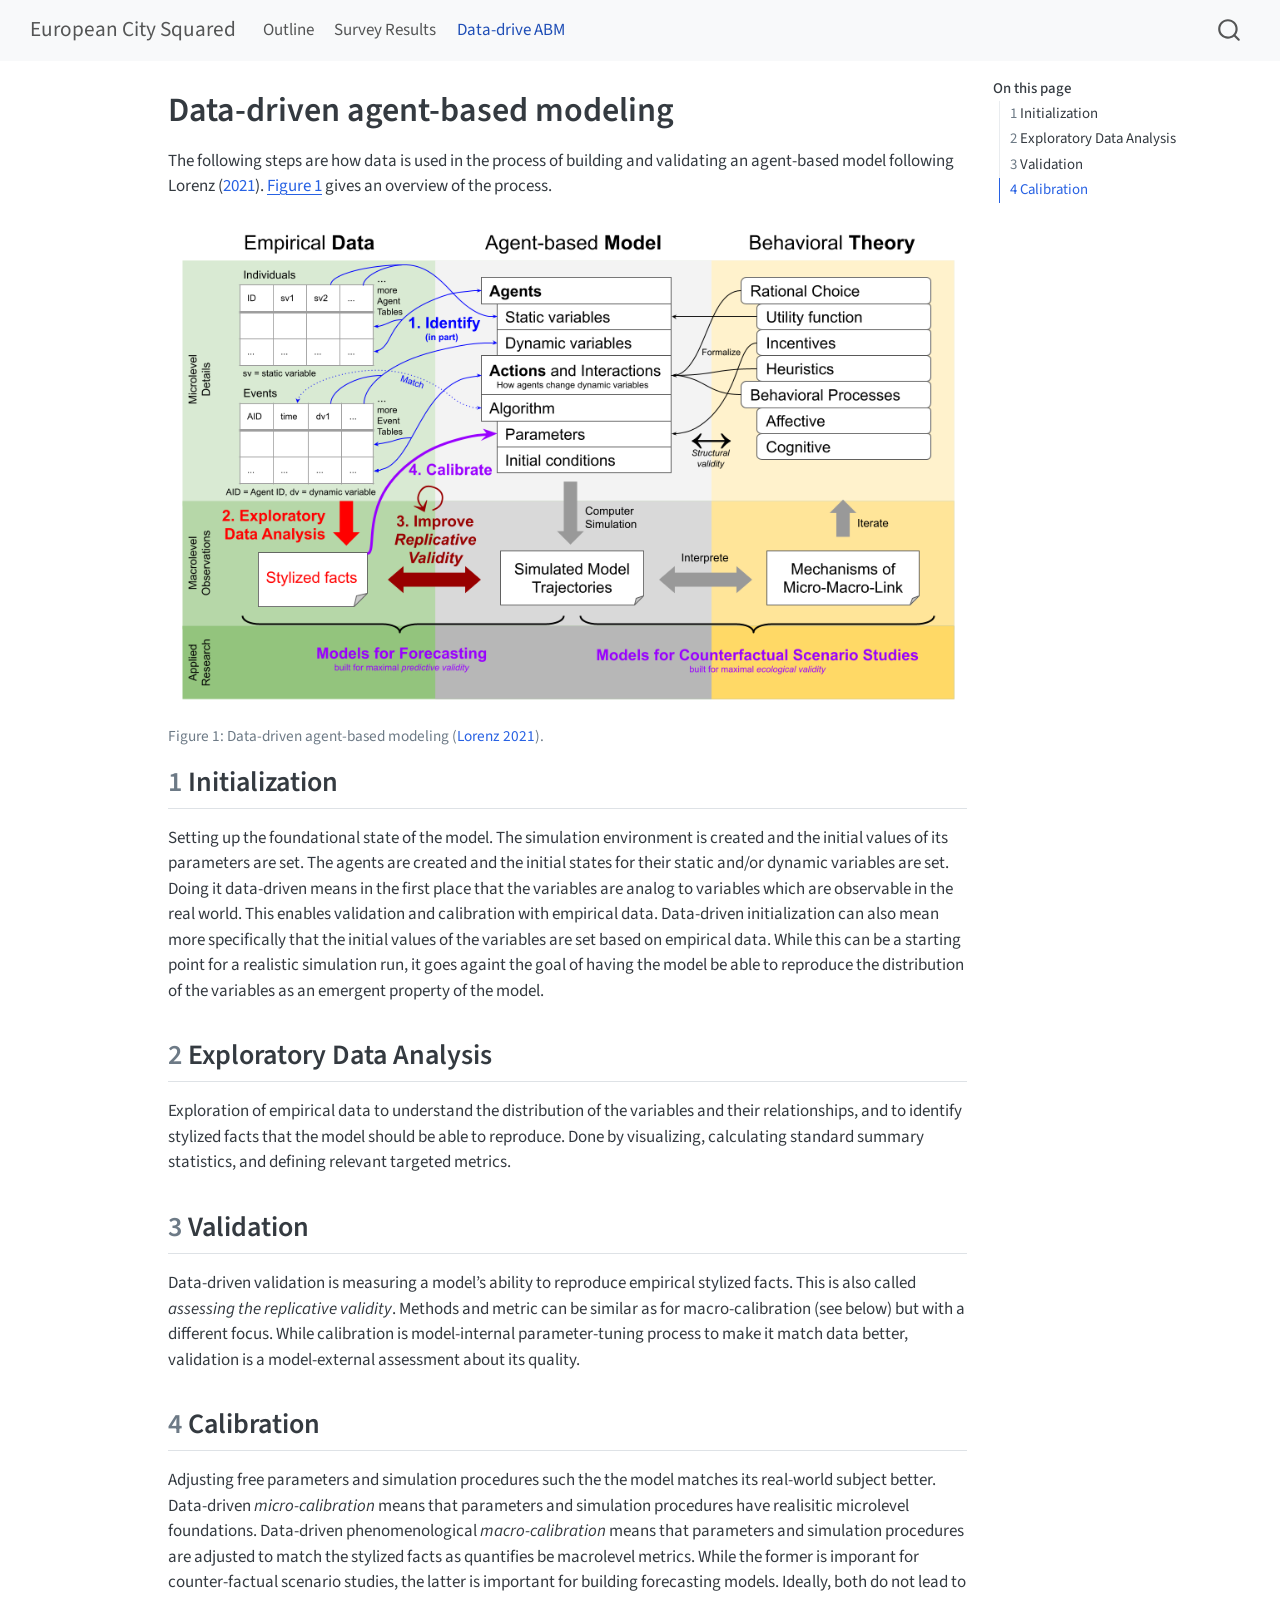
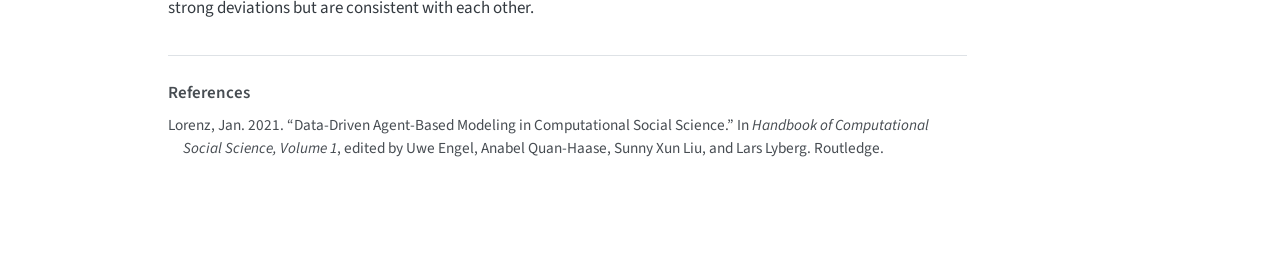
<file: data-driven_ABM.html>
<!DOCTYPE html>
<html xmlns="http://www.w3.org/1999/xhtml" lang="en" xml:lang="en"><head>

<meta charset="utf-8">
<meta name="generator" content="quarto-1.9.36">

<meta name="viewport" content="width=device-width, initial-scale=1.0, user-scalable=yes">


<title>Data-driven agent-based modeling – European City Squared</title>
<style>
/* Default styles provided by pandoc.
** See https://pandoc.org/MANUAL.html#variables-for-html for config info.
*/
code{white-space: pre-wrap;}
span.smallcaps{font-variant: small-caps;}
div.columns{display: flex; gap: min(4vw, 1.5em);}
div.column{flex: auto; overflow-x: auto;}
div.hanging-indent{margin-left: 1.5em; text-indent: -1.5em;}
ul.task-list{list-style: none;}
ul.task-list li input[type="checkbox"] {
  width: 0.8em;
  margin: 0 0.8em 0.2em -1em; /* quarto-specific, see https://github.com/quarto-dev/quarto-cli/issues/4556 */ 
  vertical-align: middle;
}
/* CSS for citations */
div.csl-bib-body { }
div.csl-entry {
  clear: both;
}
.hanging-indent div.csl-entry {
  margin-left:2em;
  text-indent:-2em;
}
div.csl-left-margin {
  min-width:2em;
  float:left;
}
div.csl-right-inline {
  margin-left:2em;
  padding-left:1em;
}
div.csl-indent {
  margin-left: 2em;
}</style>


<script src="site_libs/quarto-nav/quarto-nav.js"></script>
<script src="site_libs/quarto-nav/headroom.min.js"></script>
<script src="site_libs/clipboard/clipboard.min.js"></script>
<script src="site_libs/quarto-search/autocomplete.umd.js"></script>
<script src="site_libs/quarto-search/fuse.min.js"></script>
<script src="site_libs/quarto-search/quarto-search.js"></script>
<meta name="quarto:offset" content="./">
<script src="site_libs/quarto-html/quarto.js" type="module"></script>
<script src="site_libs/quarto-html/tabsets/tabsets.js" type="module"></script>
<script src="site_libs/quarto-html/popper.min.js"></script>
<script src="site_libs/quarto-html/tippy.umd.min.js"></script>
<script src="site_libs/quarto-html/anchor.min.js"></script>
<link href="site_libs/quarto-html/tippy.css" rel="stylesheet">
<link href="site_libs/quarto-html/quarto-syntax-highlighting-845c23b38eaddc0f92fda52bfe77a8c8.css" rel="stylesheet" id="quarto-text-highlighting-styles">
<script src="site_libs/bootstrap/bootstrap.min.js"></script>
<link href="site_libs/bootstrap/bootstrap-icons.css" rel="stylesheet">
<link href="site_libs/bootstrap/bootstrap-194045242ca7bb5a8a1734db1198c086.min.css" rel="stylesheet" append-hash="true" id="quarto-bootstrap" data-mode="light">
<script id="quarto-search-options" type="application/json">{
  "location": "navbar",
  "copy-button": false,
  "collapse-after": 3,
  "panel-placement": "end",
  "type": "overlay",
  "limit": 50,
  "keyboard-shortcut": [
    "f",
    "/",
    "s"
  ],
  "show-item-context": false,
  "language": {
    "search-no-results-text": "No results",
    "search-matching-documents-text": "matching documents",
    "search-copy-link-title": "Copy link to search",
    "search-hide-matches-text": "Hide additional matches",
    "search-more-match-text": "more match in this document",
    "search-more-matches-text": "more matches in this document",
    "search-clear-button-title": "Clear",
    "search-text-placeholder": "",
    "search-detached-cancel-button-title": "Cancel",
    "search-submit-button-title": "Submit",
    "search-label": "Search"
  }
}</script>


<link rel="stylesheet" href="styles.css">
</head>

<body class="nav-fixed quarto-light">

<div id="quarto-search-results"></div>
  <header id="quarto-header" class="headroom fixed-top">
    <nav class="navbar navbar-expand-lg " data-bs-theme="dark">
      <div class="navbar-container container-fluid">
      <div class="navbar-brand-container mx-auto">
    <a class="navbar-brand" href="./index.html">
    <span class="navbar-title">European City Squared</span>
    </a>
  </div>
            <div id="quarto-search" class="" title="Search"></div>
          <button class="navbar-toggler" type="button" data-bs-toggle="collapse" data-bs-target="#navbarCollapse" aria-controls="navbarCollapse" role="menu" aria-expanded="false" aria-label="Toggle navigation" onclick="if (window.quartoToggleHeadroom) { window.quartoToggleHeadroom(); }">
  <span class="navbar-toggler-icon"></span>
</button>
          <div class="collapse navbar-collapse" id="navbarCollapse">
            <ul class="navbar-nav navbar-nav-scroll me-auto">
  <li class="nav-item">
    <a class="nav-link" href="./index.html"> 
<span class="menu-text">Outline</span></a>
  </li>  
  <li class="nav-item">
    <a class="nav-link" href="./survey.html"> 
<span class="menu-text">Survey Results</span></a>
  </li>  
  <li class="nav-item">
    <a class="nav-link active" href="./data-driven_ABM.html" aria-current="page"> 
<span class="menu-text">Data-drive ABM</span></a>
  </li>  
</ul>
          </div> <!-- /navcollapse -->
            <div class="quarto-navbar-tools">
</div>
      </div> <!-- /container-fluid -->
    </nav>
</header>
<!-- content -->
<div id="quarto-content" class="quarto-container page-columns page-rows-contents page-layout-article page-navbar">
<!-- sidebar -->
<!-- margin-sidebar -->
    <div id="quarto-margin-sidebar" class="sidebar margin-sidebar">
        <nav id="TOC" role="doc-toc" class="toc-active">
    <h2 id="toc-title">On this page</h2>
   
  <ul>
  <li><a href="#initialization" id="toc-initialization" class="nav-link active" data-scroll-target="#initialization"><span class="header-section-number">1</span> Initialization</a></li>
  <li><a href="#exploratory-data-analysis" id="toc-exploratory-data-analysis" class="nav-link" data-scroll-target="#exploratory-data-analysis"><span class="header-section-number">2</span> Exploratory Data Analysis</a></li>
  <li><a href="#validation" id="toc-validation" class="nav-link" data-scroll-target="#validation"><span class="header-section-number">3</span> Validation</a></li>
  <li><a href="#calibration" id="toc-calibration" class="nav-link" data-scroll-target="#calibration"><span class="header-section-number">4</span> Calibration</a></li>
  </ul>
</nav>
    </div>
<!-- main -->
<main class="content" id="quarto-document-content">

<header id="title-block-header" class="quarto-title-block default">
<div class="quarto-title">
<h1 class="title">Data-driven agent-based modeling</h1>
</div>



<div class="quarto-title-meta">

    
  
    
  </div>
  


</header>


<p>The following steps are how data is used in the process of building and validating an agent-based model following <span class="citation" data-cites="Lorenz2021DatadrivenAgentbasedModeling">Lorenz (<a href="#ref-Lorenz2021DatadrivenAgentbasedModeling" role="doc-biblioref">2021</a>)</span>. <a href="#fig-data-driven-ABM" class="quarto-xref">Figure&nbsp;1</a> gives an overview of the process.</p>
<div id="fig-data-driven-ABM" class="quarto-float quarto-figure quarto-figure-center anchored">
<figure class="quarto-float quarto-float-fig figure">
<div aria-describedby="fig-data-driven-ABM-caption-0ceaefa1-69ba-4598-a22c-09a6ac19f8ca">
<img src="figs/Data-driven ABM Chapter Figs.png" class="img-fluid figure-img" style="width:100.0%">
</div>
<figcaption class="quarto-float-caption-bottom quarto-float-caption quarto-float-fig" id="fig-data-driven-ABM-caption-0ceaefa1-69ba-4598-a22c-09a6ac19f8ca">
Figure&nbsp;1: Data-driven agent-based modeling <span class="citation" data-cites="Lorenz2021DatadrivenAgentbasedModeling">(<a href="#ref-Lorenz2021DatadrivenAgentbasedModeling" role="doc-biblioref">Lorenz 2021</a>)</span>.
</figcaption>
</figure>
</div>
<section id="initialization" class="level2" data-number="1">
<h2 data-number="1" class="anchored" data-anchor-id="initialization"><span class="header-section-number">1</span> Initialization</h2>
<p>Setting up the foundational state of the model. The simulation environment is created and the initial values of its parameters are set. The agents are created and the initial states for their static and/or dynamic variables are set. Doing it data-driven means in the first place that the variables are analog to variables which are observable in the real world. This enables validation and calibration with empirical data. Data-driven initialization can also mean more specifically that the initial values of the variables are set based on empirical data. While this can be a starting point for a realistic simulation run, it goes againt the goal of having the model be able to reproduce the distribution of the variables as an emergent property of the model.</p>
</section>
<section id="exploratory-data-analysis" class="level2" data-number="2">
<h2 data-number="2" class="anchored" data-anchor-id="exploratory-data-analysis"><span class="header-section-number">2</span> Exploratory Data Analysis</h2>
<p>Exploration of empirical data to understand the distribution of the variables and their relationships, and to identify stylized facts that the model should be able to reproduce. Done by visualizing, calculating standard summary statistics, and defining relevant targeted metrics.</p>
</section>
<section id="validation" class="level2" data-number="3">
<h2 data-number="3" class="anchored" data-anchor-id="validation"><span class="header-section-number">3</span> Validation</h2>
<p>Data-driven validation is measuring a model’s ability to reproduce empirical stylized facts. This is also called <em>assessing the replicative validity</em>. Methods and metric can be similar as for macro-calibration (see below) but with a different focus. While calibration is model-internal parameter-tuning process to make it match data better, validation is a model-external assessment about its quality.</p>
</section>
<section id="calibration" class="level2" data-number="4">
<h2 data-number="4" class="anchored" data-anchor-id="calibration"><span class="header-section-number">4</span> Calibration</h2>
<p>Adjusting free parameters and simulation procedures such the the model matches its real-world subject better. Data-driven <em>micro-calibration</em> means that parameters and simulation procedures have realisitic microlevel foundations. Data-driven phenomenological <em>macro-calibration</em> means that parameters and simulation procedures are adjusted to match the stylized facts as quantifies be macrolevel metrics. While the former is imporant for counter-factual scenario studies, the latter is important for building forecasting models. Ideally, both do not lead to strong deviations but are consistent with each other.</p>



</section>

<div id="quarto-appendix" class="default"><section class="quarto-appendix-contents" role="doc-bibliography" id="quarto-bibliography"><h2 class="anchored quarto-appendix-heading">References</h2><div id="refs" class="references csl-bib-body hanging-indent" role="list">
<div id="ref-Lorenz2021DatadrivenAgentbasedModeling" class="csl-entry" role="listitem">
Lorenz, Jan. 2021. <span>“Data-Driven Agent-Based Modeling in Computational Social Science.”</span> In <em>Handbook of <span>Computational Social Science</span>, <span>Volume</span> 1</em>, edited by Uwe Engel, Anabel Quan-Haase, Sunny Xun Liu, and Lars Lyberg. Routledge.
</div>
</div></section></div></main> <!-- /main -->
<script id="quarto-html-after-body" type="application/javascript">
  window.document.addEventListener("DOMContentLoaded", function (event) {
    const icon = "";
    const anchorJS = new window.AnchorJS();
    anchorJS.options = {
      placement: 'right',
      icon: icon
    };
    anchorJS.add('.anchored');
    const isCodeAnnotation = (el) => {
      for (const clz of el.classList) {
        if (clz.startsWith('code-annotation-')) {                     
          return true;
        }
      }
      return false;
    }
    const onCopySuccess = function(e) {
      // button target
      const button = e.trigger;
      // don't keep focus
      button.blur();
      // flash "checked"
      button.classList.add('code-copy-button-checked');
      var currentTitle = button.getAttribute("title");
      button.setAttribute("title", "Copied!");
      let tooltip;
      if (window.bootstrap) {
        button.setAttribute("data-bs-toggle", "tooltip");
        button.setAttribute("data-bs-placement", "left");
        button.setAttribute("data-bs-title", "Copied!");
        tooltip = new bootstrap.Tooltip(button, 
          { trigger: "manual", 
            customClass: "code-copy-button-tooltip",
            offset: [0, -8]});
        tooltip.show();    
      }
      setTimeout(function() {
        if (tooltip) {
          tooltip.hide();
          button.removeAttribute("data-bs-title");
          button.removeAttribute("data-bs-toggle");
          button.removeAttribute("data-bs-placement");
        }
        button.setAttribute("title", currentTitle);
        button.classList.remove('code-copy-button-checked');
      }, 1000);
      // clear code selection
      e.clearSelection();
    }
    const getTextToCopy = function(trigger) {
      const outerScaffold = trigger.parentElement.cloneNode(true);
      const codeEl = outerScaffold.querySelector('code');
      for (const childEl of codeEl.children) {
        if (isCodeAnnotation(childEl)) {
          childEl.remove();
        }
      }
      return codeEl.innerText;
    }
    const clipboard = new window.ClipboardJS('.code-copy-button:not([data-in-quarto-modal])', {
      text: getTextToCopy
    });
    clipboard.on('success', onCopySuccess);
    if (window.document.getElementById('quarto-embedded-source-code-modal')) {
      const clipboardModal = new window.ClipboardJS('.code-copy-button[data-in-quarto-modal]', {
        text: getTextToCopy,
        container: window.document.getElementById('quarto-embedded-source-code-modal')
      });
      clipboardModal.on('success', onCopySuccess);
    }
      var localhostRegex = new RegExp(/^(?:http|https):\/\/localhost\:?[0-9]*\//);
      var mailtoRegex = new RegExp(/^mailto:/);
        var filterRegex = new RegExp("https:\/\/janlorenz\.github\.io\/EuropeanCitySquare\/");
      var isInternal = (href) => {
          return filterRegex.test(href) || localhostRegex.test(href) || mailtoRegex.test(href);
      }
      // Inspect non-navigation links and adorn them if external
     var links = window.document.querySelectorAll('a[href]:not(.nav-link):not(.navbar-brand):not(.toc-action):not(.sidebar-link):not(.sidebar-item-toggle):not(.pagination-link):not(.no-external):not([aria-hidden]):not(.dropdown-item):not(.quarto-navigation-tool):not(.about-link)');
      for (var i=0; i<links.length; i++) {
        const link = links[i];
        if (!isInternal(link.href)) {
          // undo the damage that might have been done by quarto-nav.js in the case of
          // links that we want to consider external
          if (link.dataset.originalHref !== undefined) {
            link.href = link.dataset.originalHref;
          }
        }
      }
    function tippyHover(el, contentFn, onTriggerFn, onUntriggerFn) {
      const config = {
        allowHTML: true,
        maxWidth: 500,
        delay: 100,
        arrow: false,
        appendTo: function(el) {
            return el.parentElement;
        },
        interactive: true,
        interactiveBorder: 10,
        theme: 'quarto',
        placement: 'bottom-start',
      };
      if (contentFn) {
        config.content = contentFn;
      }
      if (onTriggerFn) {
        config.onTrigger = onTriggerFn;
      }
      if (onUntriggerFn) {
        config.onUntrigger = onUntriggerFn;
      }
      window.tippy(el, config); 
    }
    const noterefs = window.document.querySelectorAll('a[role="doc-noteref"]');
    for (var i=0; i<noterefs.length; i++) {
      const ref = noterefs[i];
      tippyHover(ref, function() {
        // use id or data attribute instead here
        let href = ref.getAttribute('data-footnote-href') || ref.getAttribute('href');
        try { href = new URL(href).hash; } catch {}
        const id = href.replace(/^#\/?/, "");
        const note = window.document.getElementById(id);
        if (note) {
          return note.innerHTML;
        } else {
          return "";
        }
      });
    }
    const xrefs = window.document.querySelectorAll('a.quarto-xref');
    const processXRef = (id, note) => {
      // Strip column container classes
      const stripColumnClz = (el) => {
        el.classList.remove("page-full", "page-columns");
        if (el.children) {
          for (const child of el.children) {
            stripColumnClz(child);
          }
        }
      }
      stripColumnClz(note)
      if (id === null || id.startsWith('sec-')) {
        // Special case sections, only their first couple elements
        const container = document.createElement("div");
        if (note.children && note.children.length > 2) {
          container.appendChild(note.children[0].cloneNode(true));
          for (let i = 1; i < note.children.length; i++) {
            const child = note.children[i];
            if (child.tagName === "P" && child.innerText === "") {
              continue;
            } else {
              container.appendChild(child.cloneNode(true));
              break;
            }
          }
          if (window.Quarto?.typesetMath) {
            window.Quarto.typesetMath(container);
          }
          return container.innerHTML
        } else {
          if (window.Quarto?.typesetMath) {
            window.Quarto.typesetMath(note);
          }
          return note.innerHTML;
        }
      } else {
        // Remove any anchor links if they are present
        const anchorLink = note.querySelector('a.anchorjs-link');
        if (anchorLink) {
          anchorLink.remove();
        }
        if (window.Quarto?.typesetMath) {
          window.Quarto.typesetMath(note);
        }
        if (note.classList.contains("callout")) {
          return note.outerHTML;
        } else {
          return note.innerHTML;
        }
      }
    }
    for (var i=0; i<xrefs.length; i++) {
      const xref = xrefs[i];
      tippyHover(xref, undefined, function(instance) {
        instance.disable();
        let url = xref.getAttribute('href');
        let hash = undefined; 
        if (url.startsWith('#')) {
          hash = url;
        } else {
          try { hash = new URL(url).hash; } catch {}
        }
        if (hash) {
          const id = hash.replace(/^#\/?/, "");
          const note = window.document.getElementById(id);
          if (note !== null) {
            try {
              const html = processXRef(id, note.cloneNode(true));
              instance.setContent(html);
            } finally {
              instance.enable();
              instance.show();
            }
          } else {
            // See if we can fetch this
            fetch(url.split('#')[0])
            .then(res => res.text())
            .then(html => {
              const parser = new DOMParser();
              const htmlDoc = parser.parseFromString(html, "text/html");
              const note = htmlDoc.getElementById(id);
              if (note !== null) {
                const html = processXRef(id, note);
                instance.setContent(html);
              } 
            }).finally(() => {
              instance.enable();
              instance.show();
            });
          }
        } else {
          // See if we can fetch a full url (with no hash to target)
          // This is a special case and we should probably do some content thinning / targeting
          fetch(url)
          .then(res => res.text())
          .then(html => {
            const parser = new DOMParser();
            const htmlDoc = parser.parseFromString(html, "text/html");
            const note = htmlDoc.querySelector('main.content');
            if (note !== null) {
              // This should only happen for chapter cross references
              // (since there is no id in the URL)
              // remove the first header
              if (note.children.length > 0 && note.children[0].tagName === "HEADER") {
                note.children[0].remove();
              }
              const html = processXRef(null, note);
              instance.setContent(html);
            } 
          }).finally(() => {
            instance.enable();
            instance.show();
          });
        }
      }, function(instance) {
      });
    }
        let selectedAnnoteEl;
        const selectorForAnnotation = ( cell, annotation) => {
          let cellAttr = 'data-code-cell="' + cell + '"';
          let lineAttr = 'data-code-annotation="' +  annotation + '"';
          const selector = 'span[' + cellAttr + '][' + lineAttr + ']';
          return selector;
        }
        const selectCodeLines = (annoteEl) => {
          const doc = window.document;
          const targetCell = annoteEl.getAttribute("data-target-cell");
          const targetAnnotation = annoteEl.getAttribute("data-target-annotation");
          const annoteSpan = window.document.querySelector(selectorForAnnotation(targetCell, targetAnnotation));
          const lines = annoteSpan.getAttribute("data-code-lines").split(",");
          const lineIds = lines.map((line) => {
            return targetCell + "-" + line;
          })
          let top = null;
          let height = null;
          let parent = null;
          if (lineIds.length > 0) {
              //compute the position of the single el (top and bottom and make a div)
              const el = window.document.getElementById(lineIds[0]);
              top = el.offsetTop;
              height = el.offsetHeight;
              parent = el.parentElement.parentElement;
            if (lineIds.length > 1) {
              const lastEl = window.document.getElementById(lineIds[lineIds.length - 1]);
              const bottom = lastEl.offsetTop + lastEl.offsetHeight;
              height = bottom - top;
            }
            if (top !== null && height !== null && parent !== null) {
              // cook up a div (if necessary) and position it 
              let div = window.document.getElementById("code-annotation-line-highlight");
              if (div === null) {
                div = window.document.createElement("div");
                div.setAttribute("id", "code-annotation-line-highlight");
                div.style.position = 'absolute';
                parent.appendChild(div);
              }
              div.style.top = top - 2 + "px";
              div.style.height = height + 4 + "px";
              div.style.left = 0;
              let gutterDiv = window.document.getElementById("code-annotation-line-highlight-gutter");
              if (gutterDiv === null) {
                gutterDiv = window.document.createElement("div");
                gutterDiv.setAttribute("id", "code-annotation-line-highlight-gutter");
                gutterDiv.style.position = 'absolute';
                const codeCell = window.document.getElementById(targetCell);
                const gutter = codeCell.querySelector('.code-annotation-gutter');
                gutter.appendChild(gutterDiv);
              }
              gutterDiv.style.top = top - 2 + "px";
              gutterDiv.style.height = height + 4 + "px";
            }
            selectedAnnoteEl = annoteEl;
          }
        };
        const unselectCodeLines = () => {
          const elementsIds = ["code-annotation-line-highlight", "code-annotation-line-highlight-gutter"];
          elementsIds.forEach((elId) => {
            const div = window.document.getElementById(elId);
            if (div) {
              div.remove();
            }
          });
          selectedAnnoteEl = undefined;
        };
          // Handle positioning of the toggle
      window.addEventListener(
        "resize",
        throttle(() => {
          elRect = undefined;
          if (selectedAnnoteEl) {
            selectCodeLines(selectedAnnoteEl);
          }
        }, 10)
      );
      function throttle(fn, ms) {
      let throttle = false;
      let timer;
        return (...args) => {
          if(!throttle) { // first call gets through
              fn.apply(this, args);
              throttle = true;
          } else { // all the others get throttled
              if(timer) clearTimeout(timer); // cancel #2
              timer = setTimeout(() => {
                fn.apply(this, args);
                timer = throttle = false;
              }, ms);
          }
        };
      }
        // Attach click handler to the DT
        const annoteDls = window.document.querySelectorAll('dt[data-target-cell]');
        for (const annoteDlNode of annoteDls) {
          annoteDlNode.addEventListener('click', (event) => {
            const clickedEl = event.target;
            if (clickedEl !== selectedAnnoteEl) {
              unselectCodeLines();
              const activeEl = window.document.querySelector('dt[data-target-cell].code-annotation-active');
              if (activeEl) {
                activeEl.classList.remove('code-annotation-active');
              }
              selectCodeLines(clickedEl);
              clickedEl.classList.add('code-annotation-active');
            } else {
              // Unselect the line
              unselectCodeLines();
              clickedEl.classList.remove('code-annotation-active');
            }
          });
        }
    const findCites = (el) => {
      const parentEl = el.parentElement;
      if (parentEl) {
        const cites = parentEl.dataset.cites;
        if (cites) {
          return {
            el,
            cites: cites.split(' ')
          };
        } else {
          return findCites(el.parentElement)
        }
      } else {
        return undefined;
      }
    };
    var bibliorefs = window.document.querySelectorAll('a[role="doc-biblioref"]');
    for (var i=0; i<bibliorefs.length; i++) {
      const ref = bibliorefs[i];
      const citeInfo = findCites(ref);
      if (citeInfo) {
        tippyHover(citeInfo.el, function() {
          var popup = window.document.createElement('div');
          citeInfo.cites.forEach(function(cite) {
            var citeDiv = window.document.createElement('div');
            citeDiv.classList.add('hanging-indent');
            citeDiv.classList.add('csl-entry');
            var biblioDiv = window.document.getElementById('ref-' + cite);
            if (biblioDiv) {
              citeDiv.innerHTML = biblioDiv.innerHTML;
            }
            popup.appendChild(citeDiv);
          });
          return popup.innerHTML;
        });
      }
    }
  });
  </script>
</div> <!-- /content -->




</body></html>
</file>
<file: site_libs/quarto-html/tippy.css>
.tippy-box[data-animation=fade][data-state=hidden]{opacity:0}[data-tippy-root]{max-width:calc(100vw - 10px)}.tippy-box{position:relative;background-color:#333;color:#fff;border-radius:4px;font-size:14px;line-height:1.4;white-space:normal;outline:0;transition-property:transform,visibility,opacity}.tippy-box[data-placement^=top]>.tippy-arrow{bottom:0}.tippy-box[data-placement^=top]>.tippy-arrow:before{bottom:-7px;left:0;border-width:8px 8px 0;border-top-color:initial;transform-origin:center top}.tippy-box[data-placement^=bottom]>.tippy-arrow{top:0}.tippy-box[data-placement^=bottom]>.tippy-arrow:before{top:-7px;left:0;border-width:0 8px 8px;border-bottom-color:initial;transform-origin:center bottom}.tippy-box[data-placement^=left]>.tippy-arrow{right:0}.tippy-box[data-placement^=left]>.tippy-arrow:before{border-width:8px 0 8px 8px;border-left-color:initial;right:-7px;transform-origin:center left}.tippy-box[data-placement^=right]>.tippy-arrow{left:0}.tippy-box[data-placement^=right]>.tippy-arrow:before{left:-7px;border-width:8px 8px 8px 0;border-right-color:initial;transform-origin:center right}.tippy-box[data-inertia][data-state=visible]{transition-timing-function:cubic-bezier(.54,1.5,.38,1.11)}.tippy-arrow{width:16px;height:16px;color:#333}.tippy-arrow:before{content:"";position:absolute;border-color:transparent;border-style:solid}.tippy-content{position:relative;padding:5px 9px;z-index:1}
</file>
<file: site_libs/quarto-html/quarto-syntax-highlighting-845c23b38eaddc0f92fda52bfe77a8c8.css>
/* quarto syntax highlight colors */
:root {
  --quarto-hl-ot-color: #003B4F;
  --quarto-hl-at-color: #657422;
  --quarto-hl-ss-color: #20794D;
  --quarto-hl-an-color: #5E5E5E;
  --quarto-hl-fu-color: #4758AB;
  --quarto-hl-st-color: #20794D;
  --quarto-hl-cf-color: #003B4F;
  --quarto-hl-op-color: #5E5E5E;
  --quarto-hl-er-color: #AD0000;
  --quarto-hl-bn-color: #AD0000;
  --quarto-hl-al-color: #AD0000;
  --quarto-hl-va-color: #111111;
  --quarto-hl-bu-color: inherit;
  --quarto-hl-ex-color: inherit;
  --quarto-hl-pp-color: #AD0000;
  --quarto-hl-in-color: #5E5E5E;
  --quarto-hl-vs-color: #20794D;
  --quarto-hl-wa-color: #5E5E5E;
  --quarto-hl-do-color: #5E5E5E;
  --quarto-hl-im-color: #00769E;
  --quarto-hl-ch-color: #20794D;
  --quarto-hl-dt-color: #AD0000;
  --quarto-hl-fl-color: #AD0000;
  --quarto-hl-co-color: #5E5E5E;
  --quarto-hl-cv-color: #5E5E5E;
  --quarto-hl-cn-color: #8f5902;
  --quarto-hl-sc-color: #5E5E5E;
  --quarto-hl-dv-color: #AD0000;
  --quarto-hl-kw-color: #003B4F;
}

/* other quarto variables */
:root {
  --quarto-font-monospace: SFMono-Regular, Menlo, Monaco, Consolas, "Liberation Mono", "Courier New", monospace;
}

/* syntax highlight based on Pandoc's rules */
pre > code.sourceCode > span {
  color: #003B4F;
}

code.sourceCode > span {
  color: #003B4F;
}

div.sourceCode,
div.sourceCode pre.sourceCode {
  color: #003B4F;
}

/* Normal */
code span {
  color: #003B4F;
}

/* Alert */
code span.al {
  color: #AD0000;
  font-style: inherit;
}

/* Annotation */
code span.an {
  color: #5E5E5E;
  font-style: inherit;
}

/* Attribute */
code span.at {
  color: #657422;
  font-style: inherit;
}

/* BaseN */
code span.bn {
  color: #AD0000;
  font-style: inherit;
}

/* BuiltIn */
code span.bu {
  font-style: inherit;
}

/* ControlFlow */
code span.cf {
  color: #003B4F;
  font-weight: bold;
  font-style: inherit;
}

/* Char */
code span.ch {
  color: #20794D;
  font-style: inherit;
}

/* Constant */
code span.cn {
  color: #8f5902;
  font-style: inherit;
}

/* Comment */
code span.co {
  color: #5E5E5E;
  font-style: inherit;
}

/* CommentVar */
code span.cv {
  color: #5E5E5E;
  font-style: italic;
}

/* Documentation */
code span.do {
  color: #5E5E5E;
  font-style: italic;
}

/* DataType */
code span.dt {
  color: #AD0000;
  font-style: inherit;
}

/* DecVal */
code span.dv {
  color: #AD0000;
  font-style: inherit;
}

/* Error */
code span.er {
  color: #AD0000;
  font-style: inherit;
}

/* Extension */
code span.ex {
  font-style: inherit;
}

/* Float */
code span.fl {
  color: #AD0000;
  font-style: inherit;
}

/* Function */
code span.fu {
  color: #4758AB;
  font-style: inherit;
}

/* Import */
code span.im {
  color: #00769E;
  font-style: inherit;
}

/* Information */
code span.in {
  color: #5E5E5E;
  font-style: inherit;
}

/* Keyword */
code span.kw {
  color: #003B4F;
  font-weight: bold;
  font-style: inherit;
}

/* Operator */
code span.op {
  color: #5E5E5E;
  font-style: inherit;
}

/* Other */
code span.ot {
  color: #003B4F;
  font-style: inherit;
}

/* Preprocessor */
code span.pp {
  color: #AD0000;
  font-style: inherit;
}

/* SpecialChar */
code span.sc {
  color: #5E5E5E;
  font-style: inherit;
}

/* SpecialString */
code span.ss {
  color: #20794D;
  font-style: inherit;
}

/* String */
code span.st {
  color: #20794D;
  font-style: inherit;
}

/* Variable */
code span.va {
  color: #111111;
  font-style: inherit;
}

/* VerbatimString */
code span.vs {
  color: #20794D;
  font-style: inherit;
}

/* Warning */
code span.wa {
  color: #5E5E5E;
  font-style: italic;
}

.prevent-inlining {
  content: "</";
}

/*# sourceMappingURL=ac89f0bb514bba72461919f78549e31c.css.map */
</file>
<file: styles.css>
/* css styles */

.text-red {color: red;}
.text-green {color: green;}
.text-data {color: #3246f9;}
.text-init {color: #952bb3;}
.text-valid {color: #b21360;}
.text-model1 {color: #0fc8b0;}
.text-model2 {color: #47bb09;}

.boxed-data {
  display: inline-block;
  padding: 0rem 0.2rem;
  background-color: var(--boxed-fill, #c1cffc);
  border: 1px solid var(--boxed-line, #3246f9);
  color: inherit;
  font-weight: inherit;
}
.boxed-init {
  display: inline-block;
  padding: 0rem 0.2rem;
  background-color: var(--boxed-fill, #edb9fb);
  border: 1px solid var(--boxed-line, #952bb3);
  color: inherit;
  font-weight: inherit;
}
.boxed-valid {
  display: inline-block;
  padding: 0rem 0.2rem;
  background-color: var(--boxed-fill, #feb3d8);
  border: 1px solid var(--boxed-line, #b21360);
  color: inherit;
  font-weight: inherit;
}
.boxed-model1 {
  display: inline-block;
  padding: 0rem 0.2rem;
  background-color: var(--boxed-fill, #abfce9);
  border: 1px solid var(--boxed-line, #0fc8b0);
  color: inherit;
  font-weight: inherit;
}
.boxed-model2 {
  display: inline-block;
  padding: 0rem 0.2rem;
  background-color: var(--boxed-fill, #b8ff92);
  border: 1px solid var(--boxed-line, #47bb09);
  color: inherit;
  font-weight: inherit;
}
</file>
